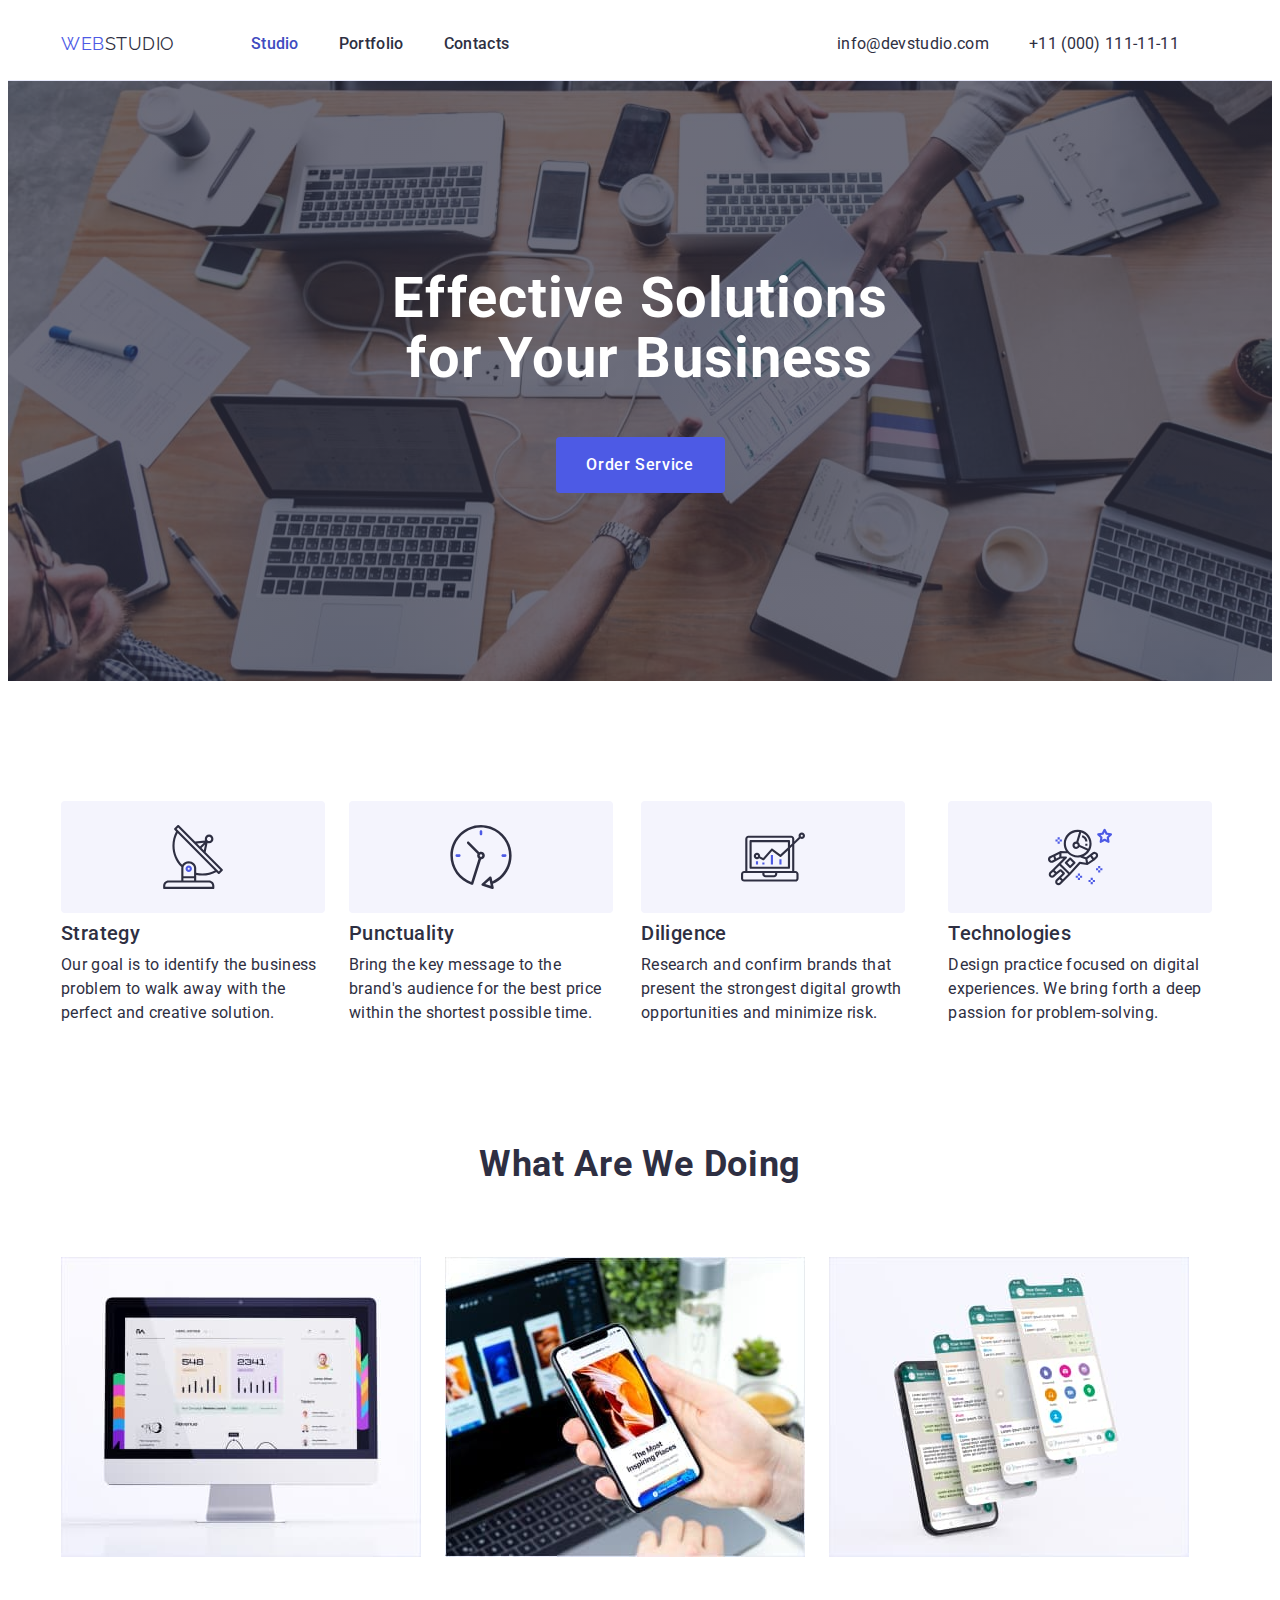
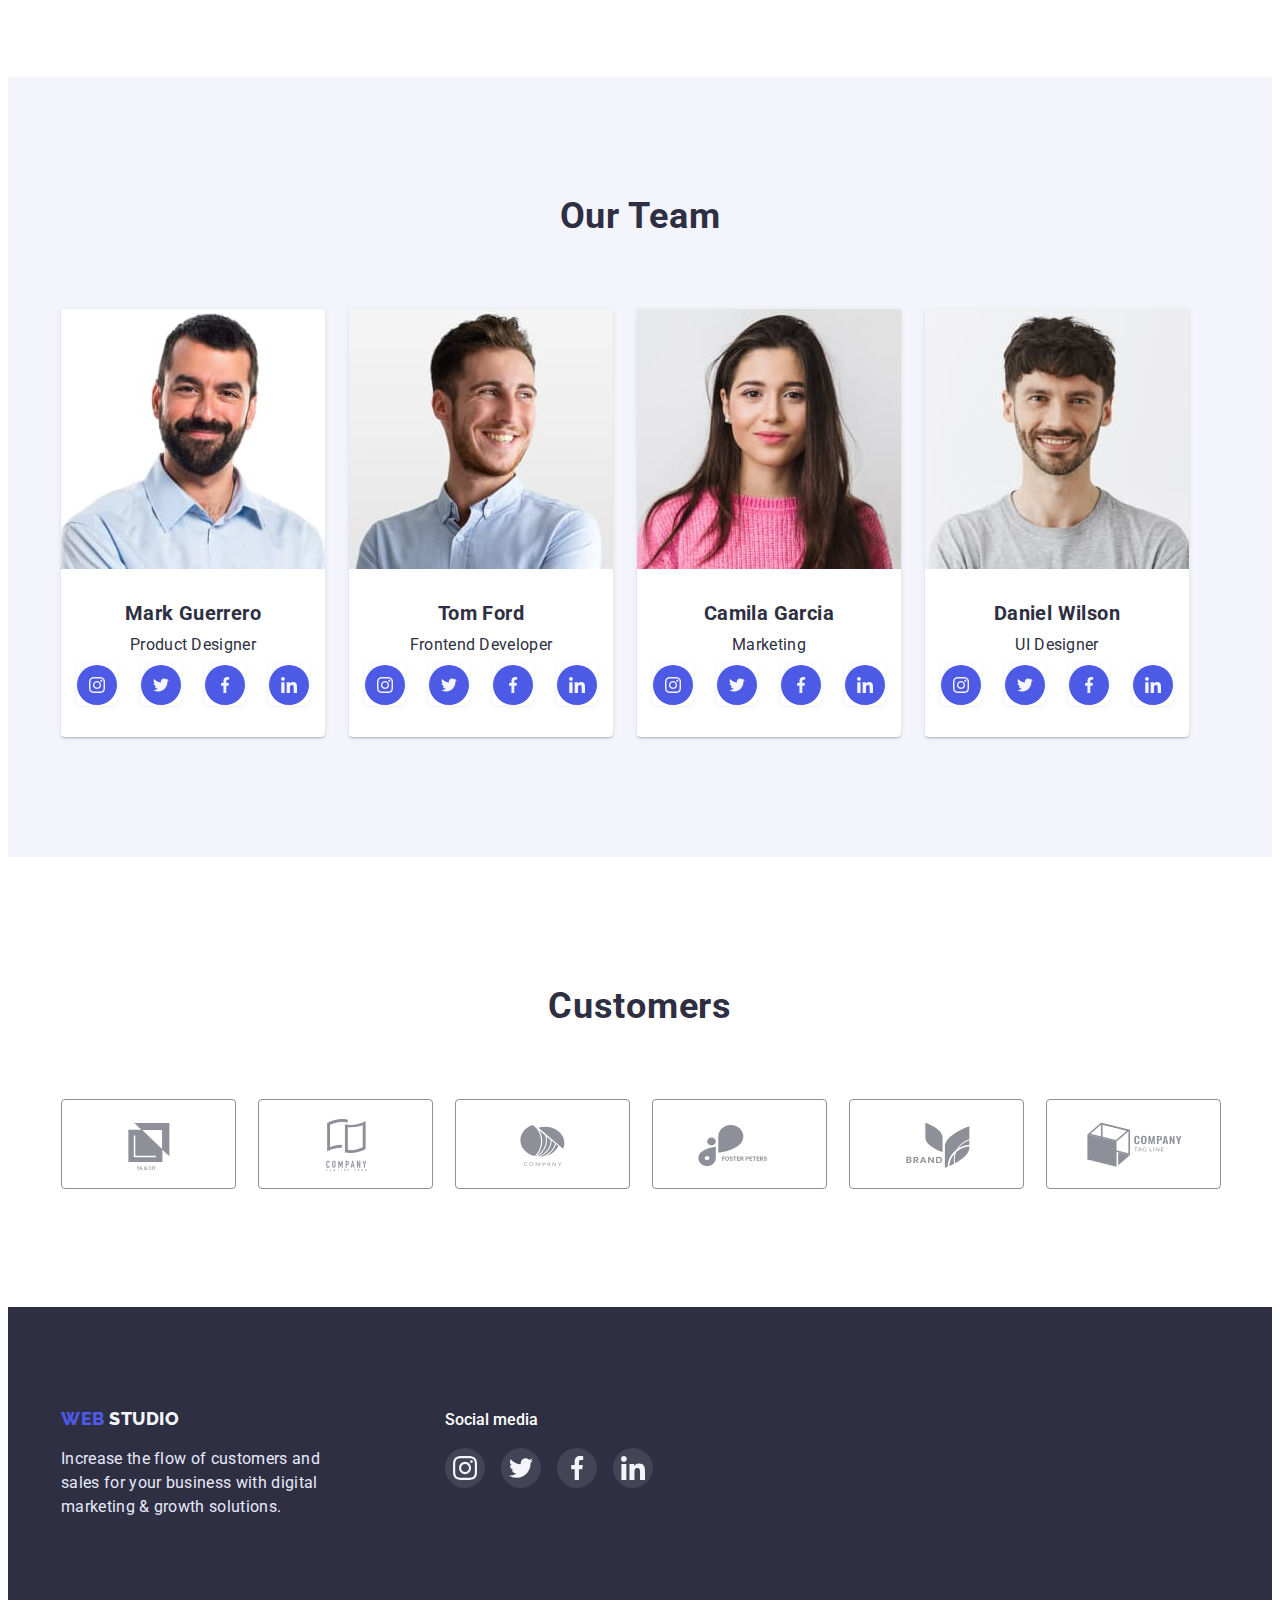
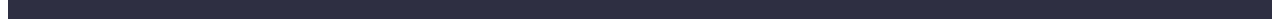
<file: index.html>
<!DOCTYPE html>
<html lang="en">
<head>
    <meta charset="UTF-8">
    <meta http-equiv="X-UA-Compatible" content="IE=edge">
    <meta name="viewport" content="width=device-width, initial-scale=1.0">
    <title>Webstudio</title>
    <link rel="preconnect" href="https://fonts.googleapis.com"><link rel="preconnect" href="https://fonts.gstatic.com" crossorigin><link href="https://fonts.googleapis.com/css2?family=Raleway:wght@800&family=Roboto:wght@400;500;700;900&display=swap" rel="stylesheet">
    <link rel="stylesheet" href="https://cdnjs.cloudflare.com/ajax/libs/modern-normalize/1.1.0/modern-normalize.min.css"
 integrity="sha512-wpPYUAdjBVSE4KJnH1VR1HeZfpl1ub8YT/NKx4PuQ5NmX2tKuGu6U/JRp5y+Y8XG2tV+wKQpNHVUX03MfMFn9Q==" 
 crossorigin="anonymous"
referrerpolicy="no-referrer" />
    <link rel="stylesheet" href="./css/styles.css">
</head>
<body>
   <header class="header">
    <div class="container header-container">
    <nav class="header-navigation">
    <a href="/" class="header-logo link">WEB<span class="header-span link">STUDIO</span></a>
    <ul class="header-list list">
        <li class="header-item"><a href="" class="header-link link current">Studio</a></li>
        <li class="header-item"><a href="./portfolio.html"class="header-link link">Portfolio</a></li>
        <li class="headr-item"><a href=""class="header-link link">Contacts</a></li>
    </ul>   
</nav>
<address class="address">
<ul class="auth-nav list">
    <li class="auth-nav-item"><a href="mailto:info@devstudio.com" class="header-mail link">info@devstudio.com</a></li>
    <li class="auth-nav-item"><a href="tel:+110001111111" class="header-tel link">+11 (000) 111-11-11</a></li>
</ul>
</address>
    </div>
   </header> 
   <main> 
 <section class="hero">
    <div class="container">
   <h1 class="hero-title"> Effective Solutions
    for Your Business</h1>
    <button type="button" class="hero-btn">Order Service</button>
    </div>    
</section>
    <section class="about">
        <div class="container">
        <h2 class="about-title visually-hidden">Our Features</h2>
    <ul class="about-list">
    <li class="about-item list">
        <div class="about-icon-box">
            <svg class="about-icon">
                <use href="./images/symbol-defs.svg#icon-antennaa-1"></use>
            </svg>
            </div>
    <h3 class="about-caption">Strategy</h3>
    <p class="about-subtitle">Our goal is to identify the business
        problem to walk away with the perfect and creative solution. </p>
    </li>
        <li class="about-item list">
            <div class="about-icon-box">
            <svg class="about-icon">
                <use href="./images/symbol-defs.svg#icon-clock-2"></use>
            </svg>
        </div>
        <h3 class="about-caption">Punctuality</h3>
        <p class="about-subtitle">Bring the key message to the brand's audience for the best price within the shortest possible time.</p>
    </li>
        <li class="about-item list">
            <div class="about-icon-box">
                <svg class="about-icon">
                    <use href="./images/symbol-defs.svg#icon-diagramm-3"></use>
                </svg>
                </div>
        <h3 class="about-caption">Diligence</h3>
        <p class="about-subtitle">Research and confirm brands that present the strongest digital growth opportunities and minimize risk.</p>
    </li>
        <li class="about-item list">
            <div class="about-icon-box">
                <svg class="about-icon">
                    <use href="./images/symbol-defs.svg#icon-astronaut-4"></use>
                </svg>
            </div>
        <h3 class="about-caption">Technologies</h3>
        <p class="about-subtitle">Design practice focused on digital experiences. We bring forth a deep passion for problem-solving.</p>
    </li>
    </ul>
</div>
    </section>
    <section class="general">
        <div class="container">
    <h2 class="general-title">What are we doing</h2>
    <ul class="general-list list">
        <li class="general-item"><img src="./images/computer.jpg" alt="computer" width="360" > </li>
        <li class="general-item"><img src="./images/telephone.jpg" alt="telephone" width="360" > </li>
        <li class="general-item"><img src="./images/telephonepicture.jpg" alt="telephonepicture" width="360" > </li>
    </ul>
        </div>
    </section>
<section class="team">
    <div class="container">
    <h2 class="team-title">Our Team</h2>
    <ul class="team-list list">
        <li class="team-item">
            <img src="./images/face1.jpg" alt="Mark Guerrero" width="264">
            <div class=team-text>
            <h3 class="team-caption">Mark Guerrero</h3>
            <p class="team-subtitle">Product Designer</p>
            <ul class="team-soc-list list link">
                <li class="team-soc-item">
                <a href="" class="team-soc-link ">
                    <svg class="team-soc-icon" width="16" height="16">
    <use href="./images/symbol-defs.svg#icon-instagram-1"></use>
                    </svg>
                </a>
            </li>
            <li class="team-soc-item">
                <a href="" class="team-soc-link">
                    <svg class="team-soc-icon" width="16" height="16">
                        <use href="./images/symbol-defs.svg#icon-twitter-1"></use>
                    </svg>
                </a>
            </li>
            <li class="team-soc-item">
                <a href="" class="team-soc-link">
                    <svg class="team-soc-icon" width="16" height="16">
                        <use href="./images/symbol-defs.svg#icon-facebook-1"></use>
                    </svg>
                </a>
            </li>
            <li class="team-soc-item">
                <a href="" class="team-soc-link">
                    <svg class="team-soc-icon" width="16" height="16">
                        <use href="./images/symbol-defs.svg#icon-linkedin-1"></use>
                    </svg>
                </a>
        </li>
        </ul>
        </div>
        </li>
        <li class="team-item">
            <img src="./images/face2.jpg" alt="Tom Ford" width="264">
            <div class=team-text>
            <h3 class="team-caption">Tom Ford</h3>
            <p class="team-subtitle">Frontend Developer</p>
            <ul class="team-soc-list list link">
                <li class="team-soc-item">
                <a href="" class="team-soc-link ">
                    <svg class="team-soc-icon" width="16" height="16">
    <use href="./images/symbol-defs.svg#icon-instagram-1"></use>
                    </svg>
                </a>
            </li>
            <li class="team-soc-item">
                <a href="" class="team-soc-link">
                    <svg class="team-soc-icon" width="16" height="16">
                        <use href="./images/symbol-defs.svg#icon-twitter-1"></use>
                    </svg>
                </a>
            </li>
            <li class="team-soc-item">
                <a href="" class="team-soc-link">
                    <svg class="team-soc-icon" width="16" height="16">
                        <use href="./images/symbol-defs.svg#icon-facebook-1"></use>
                    </svg>
                </a>
            </li>
            <li class="team-soc-item">
                <a href="" class="team-soc-link">
                    <svg class="team-soc-icon" width="16" height="16">
                        <use href="./images/symbol-defs.svg#icon-linkedin-1"></use>
                    </svg>
                </a>
        </li>
        </ul>
        </div>
        </li>
        <li class="team-item">
            <img src="./images/face3.jpg" alt="Camila Garcia" width="264" >
            <div class=team-text>
            <h3 class="team-caption">Camila Garcia</h3>
            <p class="team-subtitle">Marketing</p>
            <ul class="team-soc-list list link">
                <li class="team-soc-item">
                <a href="" class="team-soc-link ">
                    <svg class="team-soc-icon" width="16" height="16">
    <use href="./images/symbol-defs.svg#icon-instagram-1"></use>
                    </svg>
                </a>
            </li>
            <li class="team-soc-item">
                <a href="" class="team-soc-link">
                    <svg class="team-soc-icon" width="16" height="16">
                        <use href="./images/symbol-defs.svg#icon-twitter-1"></use>
                    </svg>
                </a>
            </li>
            <li class="team-soc-item">
                <a href="" class="team-soc-link">
                    <svg class="team-soc-icon" width="16" height="16">
                        <use href="./images/symbol-defs.svg#icon-facebook-1"></use>
                    </svg>
                </a>
            </li>
            <li class="team-soc-item">
                <a href="" class="team-soc-link">
                    <svg class="team-soc-icon" width="16" height="16">
                        <use href="./images/symbol-defs.svg#icon-linkedin-1"></use>
                    </svg>
                </a>
        </li>
        </ul>
        </div>
        </li>
        <li class="team-item">
            <img src="./images/face4.jpg" alt="Daniel Wilson" width="264" >
            <div class=team-text>
            <h3 class="team-caption">Daniel Wilson</h3>
            <p class="team-subtitle">UI Designer</p>
            <ul class="team-soc-list list link">
                <li class="team-soc-item">
                <a href="" class="team-soc-link ">
                    <svg class="team-soc-icon" width="16" height="16">
    <use href="./images/symbol-defs.svg#icon-instagram-1"></use>
                    </svg>
                </a>
            </li>
            <li class="team-soc-item">
                <a href="" class="team-soc-link">
                    <svg class="team-soc-icon" width="16" height="16">
                        <use href="./images/symbol-defs.svg#icon-twitter-1"></use>
                    </svg>
                </a>
            </li>
            <li class="team-soc-item">
                <a href="" class="team-soc-link">
                    <svg class="team-soc-icon" width="16" height="16">
                        <use href="./images/symbol-defs.svg#icon-facebook-1"></use>
                    </svg>
                </a>
            </li>
            <li class="team-soc-item">
                <a href="" class="team-soc-link">
                    <svg class="team-soc-icon" width="16" height="16">
                        <use href="./images/symbol-defs.svg#icon-linkedin-1"></use>
                    </svg>
                </a>
        </li>
        </ul>
        </div>
        </li>
    </ul>
</div>
</section>
<section class="customers">
    <div class="container">
        <h2 class="customers-title">Customers</h2>
        <ul class="customers-list list">
            <li class="customers-item">
                <a href="" class="customers-link link">
                    <svg class="customers-icon" width="104" height="56">
                        <use href="./images/symbol-defs.svg#icon-cust-1"></use>
                    </svg>
                </a></li>
            <li class="customers-item">
                <a href="" class="customers-link link">
                    <svg class="customers-icon" width="104" height="56">
                        <use href="./images/symbol-defs.svg#icon-cust-2"> </use>
                    </svg>
                </a>
            </li>
            <li class="customers-item">
                <a href="" class="customers-link link">
                    <svg class="customers-icon" width="104" height="56">
                        <use href="./images/symbol-defs.svg#icon-cust-3"></use>
                    </svg>
                </a></li>
            <li class="customers-item">
                <a href="" class="customers-link link">
                    <svg class="customers-icon" width="104" height="56">
                        <use href="./images/symbol-defs.svg#icon-cust-4"></use>
                    </svg>
                </a></li>
            <li class="customers-item">
                <a href="" class="customers-link link">
                    <svg class="customers-icon" width="104" height="56">
                        <use href="./images/symbol-defs.svg#icon-cust-5"></use>
                    </svg>
                </a></li>
            <li class="customers-item">
                <a href="" class="customers-link link">
                    <svg class="customers-icon" width="104" height="56">
                        <use href="./images/symbol-defs.svg#icon-cust-6"></use>
                    </svg>
                </a></li>   
        </ul> 
    </div>
</section>
    </main>
    <footer class="footer">
        <div class="container">
            <div class="footer-content">
                <div class="fotter-content-first">
        <a href="./index.html" class="footer-link link" target="_blank">WEB <span class="footer-span">STUDIO</span></a>
        <p class="footer-text">Increase the flow of customers and sales for your business with digital marketing & growth solutions.</p>
    </div>
            <div class="footer-content-secondary">
            <h2 class="footer-text-secondary">Social media</h2>
            <ul class="footer-soc-list list">
                <li class="footer-soc-item">
                    <a href="" class="footer-soc-link link">
                        <svg class="footer-icon">
                            <use href="./images/symbol-defs.svg#icon-instagram-1"></use>
                        </svg>
                    </a></li>
                <li class="footer-soc-item">
                    <a href="" class="footer-soc-link link">
                        <svg class="footer-icon" >
                            <use href="./images/symbol-defs.svg#icon-twitter-1"></use>
                        </svg>
                    </a></li>
                <li class="footer-soc-item">
                    <a href="" class="footer-soc-link link">
                        <svg class="footer-icon" >
                            <use href="./images/symbol-defs.svg#icon-facebook-1"></use>
                        </svg>
                    </a></li>
                <li class="footer-soc-item">
                    <a href="" class="footer-soc-link link">
                        <svg class="footer-icon">
                            <use href="./images/symbol-defs.svg#icon-linkedin-1"></use>
                        </svg>
                    </a></li>
            </ul>
        </div>
    </div>
</div>

    </footer>
</body>
</html>
</file>
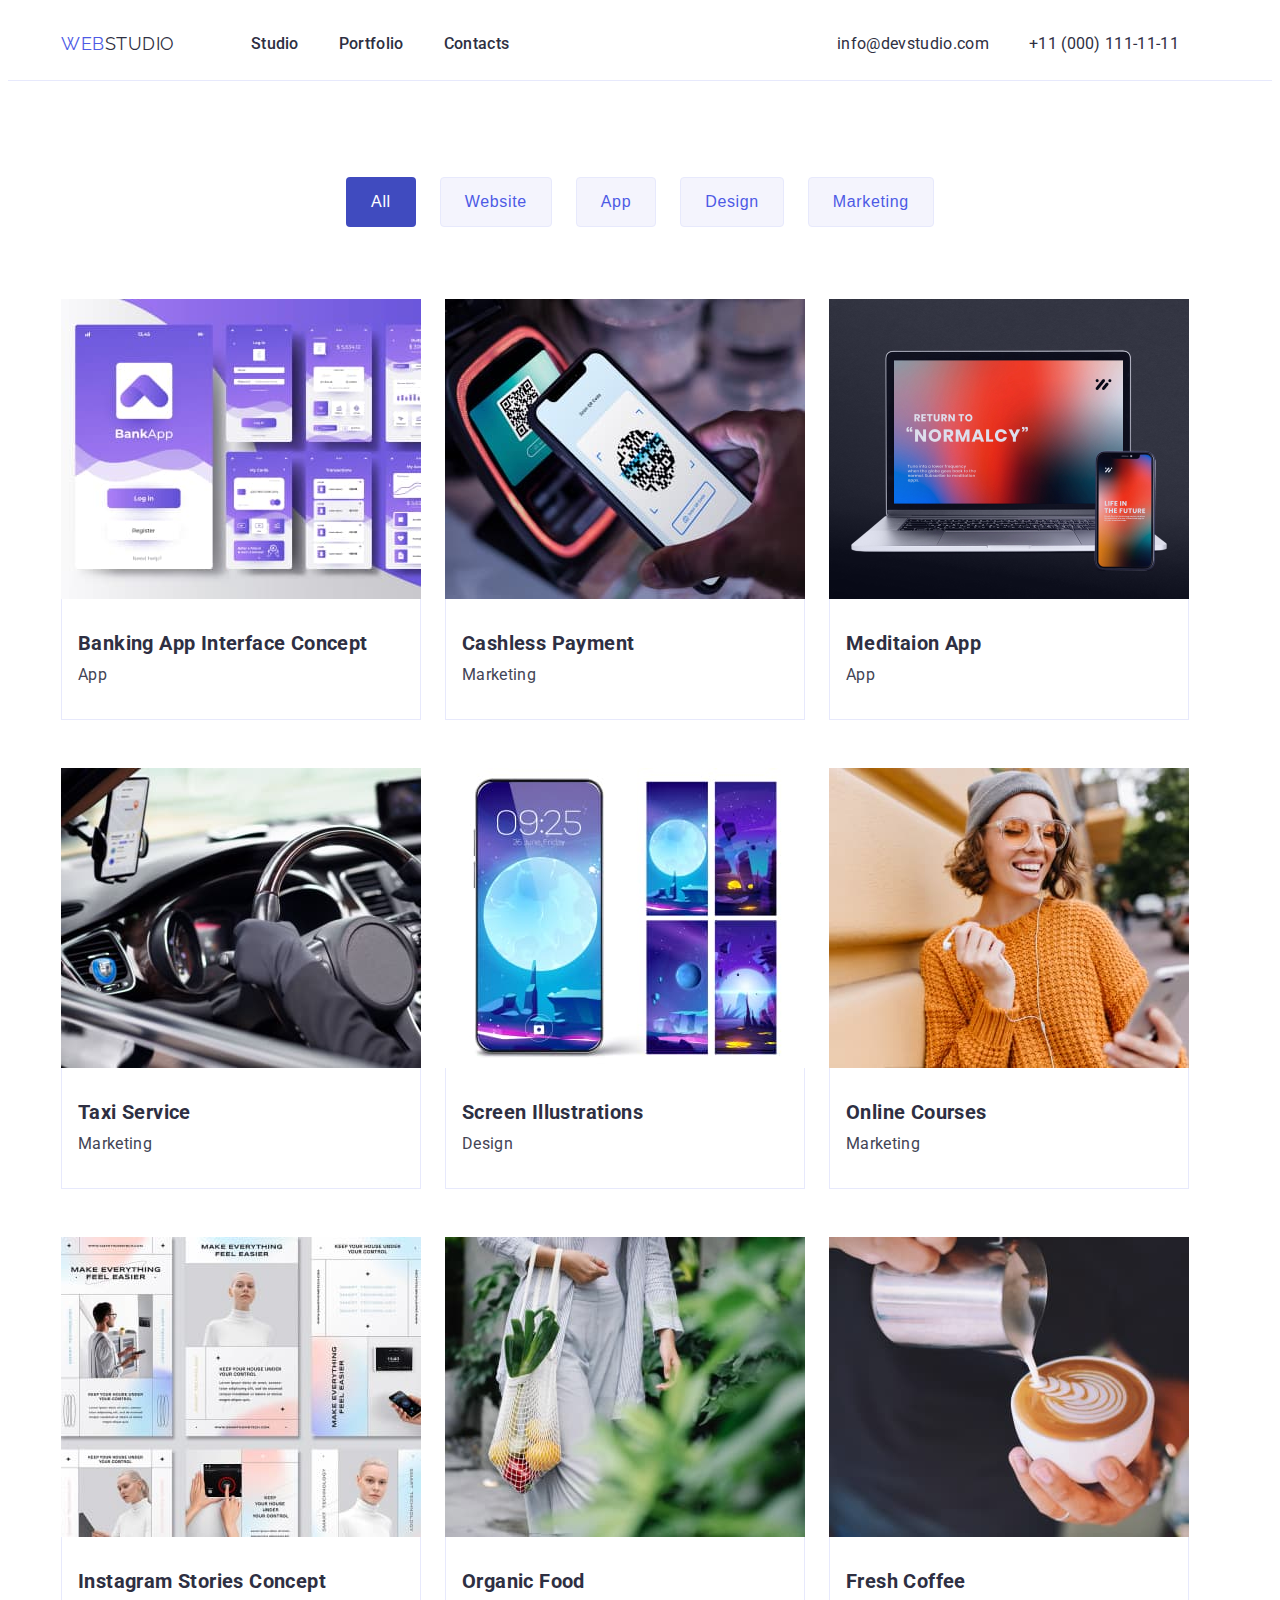
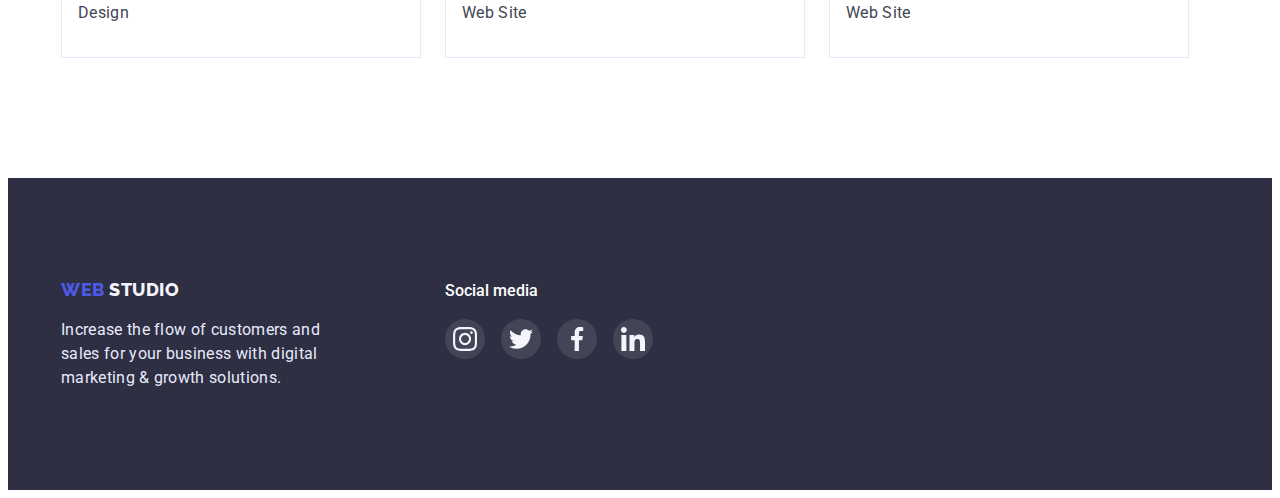
<file: portfolio.html>
<!DOCTYPE html>
<html lang="en">
<head>
    <meta charset="UTF-8">
    <meta http-equiv="X-UA-Compatible" content="IE=edge">
    <meta name="viewport" content="width=device-width, initial-scale=1.0">
    <title>Portfolio</title>
    <link rel="preconnect" href="https://fonts.googleapis.com"><link rel="preconnect" href="https://fonts.gstatic.com" crossorigin><link href="https://fonts.googleapis.com/css2?family=Raleway:wght@800&family=Roboto:wght@400;500;700;900&display=swap" rel="stylesheet">
    <link rel="stylesheet" href="https://cdnjs.cloudflare.com/ajax/libs/modern-normalize/1.1.0/modern-normalize.min.css"
 integrity="sha512-wpPYUAdjBVSE4KJnH1VR1HeZfpl1ub8YT/NKx4PuQ5NmX2tKuGu6U/JRp5y+Y8XG2tV+wKQpNHVUX03MfMFn9Q==" 
 crossorigin="anonymous"
referrerpolicy="no-referrer" />
    <link rel="stylesheet" href="./css/styles.css">
</head>
<body>
    <header class="header">
        <div class="heade-list">
    <div class="container header-container">
    <nav class="header-navigation">
    <a href="/" class="header-logo link">WEB<span class="header-span link">STUDIO</span></a>
    <ul class="header-list list">
        <li><a href="./index.html" class="header-link  link" >Studio</a></li>
        <li class="header-item"><a href=" "class="header-link link">Portfolio</a></li>
        <li class="headr-item"><a href=""class="header-link link">Contacts</a></li>
    </ul>   
</nav>
<address class="address">
<ul class="auth-nav list">
    <li class="auth-nav-item"><a href="mailto:info@devstudio.com" class="header-mail link">info@devstudio.com</a></li>
    <li class="auth-nav-item"><a href="tel:+110001111111" class="header-tel link">+11 (000) 111-11-11</a></li>
</ul>
</address>
</div>
    </div>
   </header>     
       <main>
        <section class="portfolio">
            <div class="container">
            <ul class="list btn-list ">
           <li><button type="button" class="btn-portfolio">All</button></li>
            <li><button type="button" class="other-btn">Website</button></li>
     <li><button type="button" class="other-btn">App</button></li>
    <li> <button type="button" class="other-btn">Design</button></li>
    <li><button type="button" class="other-btn">Marketing</button></li>
        </ul>
        <ul class="list list-galerry">
            <li class="galerry-item"><img src="./images/add.jpg" alt="app" width="360">
                <div class="flex-element-text">
                <h3 class="second-caption">Banking App Interface Concept</h3>
                <p class="second-subtitle">App</p>
                </div>
                </li>
                <li class="galerry-item">
                    <img src="./images/payment.jpg" alt="payment" width="360">
                    <div class="flex-element-text">
                    <h3 class="second-caption">Cashless Payment</h3>
                    <p class="second-subtitle">Marketing</p>
                    </div>
                </li>
               <li class="galerry-item">
                <img src="./images/compphone.jpg" alt="meditaion app" width="360">
                <div class="flex-element-text">
                <h3 class="second-caption">Meditaion App</h3>
                <p class="second-subtitle">App</p>
                </div>
               </li>
               <li class="galerry-item">
                <img src="./images/taxi.jpg" alt="service" width="360">
                <div class="flex-element-text">
                <h3 class="second-caption">Taxi Service</h3>
                <p class="second-subtitle">Marketing</p>
                </div>
               </li>
               <li class="galerry-item">
                <img src="./images/screen.jpg" alt="screen" width="360">
                <div class="flex-element-text">
                <h3 class="second-caption">Screen Illustrations</h3>
                <p class="second-subtitle">Design</p>
                </div>
               </li>
               <li class="galerry-item">
                <img src="./images/lady.jpg" alt="online" width="360">
                <div class="flex-element-text">
                <h3 class="second-caption">Online Courses</h3>
                <p class="second-subtitle">Marketing</p>
                </div>
               </li>
               <li class="galerry-item">
                <img src="./images/instastory.jpg" alt="instagram" width="360">
                <div class="flex-element-text">
                <h3 class="second-caption">Instagram Stories Concept</h3>
                <p class="second-subtitle">Design</p>
                </div>
               </li>
               <li class="galerry-item">
                <img src="./images/organik.jpg" alt="organik" width="360">
                <div class="flex-element-text">
                <h3 class="second-caption">Organic Food</h3>
                <p class="second-subtitle">Web Site</p>
                </div>
               </li>
               <li class="galerry-item">
                <img src="./images/coffe.jpg" alt="coffee" width="360">
                <div class="flex-element-text">
                <h3 class="second-caption">Fresh Coffee</h3>
                <p class="second-subtitle">Web Site</p>
                </div>
               </li>
               </ul>
            </div>
               </section>
            </main>
           <footer class="footer">
        <div class="container">
            <div class="footer-content">
                <div class="fotter-content-first">
        <a href="./index.html" class="footer-link link" target="_blank">WEB <span class="footer-span">STUDIO</span></a>
        <p class="footer-text">Increase the flow of customers and sales for your business with digital marketing & growth solutions.</p>
    </div>
            <div class="footer-content-secondary">
            <h2 class="footer-text-secondary">Social media</h2>
            <ul class="footer-soc-list list">
                <li class="footer-soc-item">
                    <a href="" class="footer-soc-link link">
                        <svg class="footer-icon">
                            <use href="./images/symbol-defs.svg#icon-instagram-1"></use>
                        </svg>
                    </a></li>
                <li class="footer-soc-item">
                    <a href="" class="footer-soc-link link">
                        <svg class="footer-icon" >
                            <use href="./images/symbol-defs.svg#icon-twitter-1"></use>
                        </svg>
                    </a></li>
                <li class="footer-soc-item">
                    <a href="" class="footer-soc-link link">
                        <svg class="footer-icon" >
                            <use href="./images/symbol-defs.svg#icon-facebook-1"></use>
                        </svg>
                    </a></li>
                <li class="footer-soc-item">
                    <a href="" class="footer-soc-link link">
                        <svg class="footer-icon">
                            <use href="./images/symbol-defs.svg#icon-linkedin-1"></use>
                        </svg>
                    </a></li>
            </ul>
        </div>
    </div>
</div>

    </footer>
</body>
</html>
</file>
<file: css/styles.css>
:root {
    --most-text-color: #2e2f42;
    --secondary-text-color: #434455;
    --primary-accent-color: #4d5ae5;
    --secondary-accent-color: #404bbf;
    --light-background-color: #f4f4fd;
    --dark-background-color: #2e2f42;
    --text-color: #ffffff;
    --other-color: #e7e9fc;
    --letter-spacing: 0.02em;
    --line-height: 1.5;
    --secondary-bg: rgba(244, 244, 253, 1);
    /* hero */
    --hero-gra:linear-gradient(rgba(46, 47, 66, 0.7),
    rgba(46, 47, 66, 0.7)
   )
  }
  body {
    font-family: "roboto", sans-serif;
    color: var(--most-text-color);
  }
  h1, 
  h2,
  h3,
  h4,
  h5,
  h6,
  p {
    margin: 0;
  }
  
  ul {
    margin: 0;
    padding-left: 0;
  }
  
  button{
    cursor: pointer;
  }
  
  img {
    display: block;
  }
  
  .list {
    list-style: none;
  }
  .link {
    text-decoration: none;
  }
  
  .container{
    width: 1158px;
    padding-right: 15px;
    padding-left: 15px;
    margin-left:auto;
    margin-right:auto;
   
  }
  
  .header {
    padding-top: 24px;
    padding-bottom: 24px;
    border-color: #e7e9fc;
    border-style: solid;
    border-width: 0 0 1px 0;
  }
  .header-navigation {
  }
  .header-logo {
    font-family: "Raleway", sans-serif;
    font-size: 18px;
    line-height: 1.33;
    letter-spacing: 0.03em;
    color: var(--primary-accent-color);
    margin-right: 76px;
  }
  .header-span {
    color: var(--most-text-color);
  }
  /*/////////////////////////////////////////// */
  .header-link.current {
    color: var(--secondary-accent-color);
  }
  /* ///////////////////////////////////////////// */
  .header-list{
    display: flex;
    gap: 40px;
  }
  .header-navigation{
    display: flex;
    align-items: center;
    margin-right: auto;
  }
  .header-container{
    display: flex;
    align-items: center;
  }
  .header-link {
    font-weight: 500;
    font-size: 16px;
    line-height: var(--line-height);
    letter-spacing: var(--letter-spacing);
    color: var(--most-text-color);
  }
  .header-link:hover,
  .header-link:focus {
    color: var(--secondary-accent-color);
  }
  .address {
    font-style:normal;
  }
  .auth-nav {
    display: flex;
  }
  .auth-nav-item {
    margin-right: 40px;
  }
  
  .header-mail {
    font-weight: 400;
    font-size: 16px;
    line-height: var(--line-height);
    letter-spacing: var(--letter-spacing);
    color: var(--most-text-color);
    
  }
  .header-tel {
    font-weight: 400;
    font-size: 16px;
    line-height: var(--line-height);
    letter-spacing: var(--letter-spacing);
    color: var(----secondary-text-color);
  }
  .header-mail:hover,
  .header-mail:focus,
  .header-tel:hover,
  .header-tel:focus {
    color: var(--secondary-accent-color);
  }
  
  /* ---------------------HERO--------------- */
  .hero {
    background: var(--dark-background-color);
    background-image:var(--hero-gra),
     url(../images/people-office\ .jpg);
    padding-top: 188px;
    padding-bottom: 188px;
    text-align: center;
    max-width: 1440px;
    margin: 0 auto;

  }
  .hero-title {
    font-size: 56px;
    line-height: 1.07;
    text-align: center;
    letter-spacing: var(--letter-spacing);
    color: var(--text-color);
    margin-bottom: 48px;
      max-width: 500px;
      margin-left: auto;
      margin-right: auto; 
    }
  .hero-btn {
    font-family: inherit;
    font-weight: 500;
    font-size: 16px;
    line-height: var(--line-height);
    letter-spacing: 0.04em;
    cursor: pointer;
    color: var(--text-color);
    background: var(--primary-accent-color);
    border-radius: 4px;
    border: none;
    padding-top: 16px;
    padding-bottom: 16px;
    min-width: 169px;
    min-height: 56px;
  }
  .hero-btn:hover,
  .hero-btn:focus {
    background: var(--secondary-accent-color);
     box-shadow: 0px 4px 4px rgba(0, 0, 0, 0.15);
  }
  /* ------------------ABOUT------------------- */
  .about {
    padding-top: 120px;
    padding-bottom: 120px;
  }

  .about-title {
    text-transform: capitalize;
  }
  .visually-hidden {
    position: absolute;
    white-space: nowrap;
    width: 1px;
    height: 1px;
    overflow: hidden;
    border: 0;
    padding: 0;
    clip: rect(0 0 0 0);
    clip-path: inset(50%);
    margin: -1px;
  }
  .about-list {
    display: flex;
    flex-wrap: nowrap;
    gap: 24px;
    margin: 0;
   padding: 0;
  }
  .about-list > .item{
   width: 265px;
    margin-right: 24px;
  }
  .about-list > .item:last-child{
   margin-right: 0;
  }
  .about-item {
  
  }
  .about-caption {
    font-weight: 500;
    font-size: 20px;
    line-height: 1.22;
    text-transform: capitalize;
    letter-spacing: var(--letter-spacing);
    margin-bottom: 8px;
    margin-top: 8px;
  }
  .about-subtitle {
    font-weight: 400;
    font-size: 16px;
    line-height: var(--line-height);
    letter-spacing: var(--letter-spacing);
    color: var(----secondary-text-color);
  }

  .about-icon-box{
    height: 112px;
    box-sizing: border-box;
  width: 264px;
  background-color:var(--secondary-bg);
  border-radius: 4px;
  display: flex;
  justify-content: center;
  align-items: center;
  
  }
  .about-icon{
  height: 64px;
  width: 64px;
  
  }
  /* ---------------GENERAL------------- */
  .general {
    padding-bottom: 120px;
  }
  .general-title {
    font-size: 36px;
    line-height: 1.11;
    text-transform: capitalize;
    letter-spacing: var(--letter-spacing);
    margin-bottom: 72px;
    text-align: center;
  }
  .general-list{
    display: flex;
    gap: 24px;
  }
  
  .general-item{
    width: calc((100%-48px)/3);
  }
  /* ------------------ TEAM-------------------- */
  .team{
    background: var(--light-background-color);
    padding-top: 120px;
    padding-bottom: 120px;
  }
  .team-title {
    font-size: 36px;
    line-height: 1.11;
    text-transform: capitalize;
    letter-spacing: var(--letter-spacing);
    margin-bottom: 72px;
    text-align: center;
  }
  .team-list {
    display: flex;
    gap: 24px;
  }
  .list {
  }
  .team-item {
    width: calc((100%-72px) / 4);
    background-color: #fff;
  }
  .team-caption {
    font-size: 20px;
    line-height: 1.2;
    text-transform: capitalize;
    letter-spacing: var(--letter-spacing);
    margin-bottom: 8px;
    text-align: center;
  }
  .team-text{
  padding-bottom: 32px;
  padding-top: 32px;
  }
  .team-subtitle {
    font-weight: 400;
    font-size: 16px;
    line-height: var(--line-height);
    letter-spacing: var(--letter-spacing);
    color: var(----secondary-text-color);
    text-align: center;
    margin-bottom: 8px;
  }

  .team-soc-list {
    display: flex;
    justify-content: center;
    gap: 24px;
}
.team-soc-item {
  width: 40px;
  height: 40px;
  box-shadow: 0px 1px 6px rgba(46, 47, 66, 0.08);
  
}
.team-list>.team-item{
  background-color: var(--text-color);
  border-radius: 0px 0px 4px 4px;
  box-shadow: 0px 1px 6px rgba(46, 47, 66, 0.08), 0px 1px 1px rgba(46, 47, 66, 0.16), 0px 2px 1px rgba(46, 47, 66, 0.08); 
}
  

.team-soc-link  {
  width: 100%;
  height: 100%;
  background-color:var(--primary-accent-color);
  display: flex;
  align-items: center;
  justify-content: center;
  border-radius: 50%;
}

.team-soc-link:is(:hover, :focus){
  background-color:var(--secondary-accent-color);
}
.team-soc-icon {
}

/* ----------------CUSTOMERS------------------------ */

.customers {
  padding-top: 130px;
  padding-bottom: 120px;
}

.customers-list {
  display: flex;
  gap: 24px;
}

.customers-title {
font-weight: 700;
font-size: 36px;
line-height: 1.11;
text-align: center;
letter-spacing: 0.02em;
text-transform: capitalize;
color:var(--most-text-color);
margin-bottom: 72px;
}

.customers-item {
  width: calc(( 100% - 120px ) / 6);
  height: 88px;
}
.customers-link {
  width: 100%;
  height: 100%;
  border: 1px solid #8E8F99;
  border-radius: 4px;
  display: flex;
  align-items: center;
  justify-content: center;
  fill: #8e8f99;

}
.customers-link:is(:hover,:focus) {
  border-color: var(--secondary-accent-color);}

.customers-link:is(:hover,:focus) .customers-icon {
  fill: var(--secondary-accent-color);
}
.customers-icon{
  fill: #8e8f99;
}
 
.link {
}
  /* ------------------FOOter------------------- */
  
  .footer-link {
    font-family: "Raleway", sans-serif;
    font-weight: 800;
    font-size: 18px;
    line-height: 1.33;
    letter-spacing: 0.03em;
    color:var(--primary-accent-color);
    margin-top: 16px;
    width: 264px;
  }
  .footer-span {
    font-family: "Raleway";
    font-size: 18px;
    line-height: 1.33;
    letter-spacing: 0.03em;
    color: var(--light-background-color);
  
  }
  .footer-text {
    font-weight: 400;
    font-size: 16px;
    line-height: 1.50;
    letter-spacing: var(--letter-spacing);
    color:var(--other-color);
    margin-top: 16px;
    width: 264px;
  }
  .footer {
    background: var(--dark-background-color);
    padding-top: 100px;
    padding-bottom: 100px;
    
  
  }

  .footer-content {
    display: flex;
    align-items: baseline;
  }
  .fotter-content-first {
  }
  .footer-link {
  }
  .link {
  }
  .footer-span {
  }
  .footer-text {
  }
  .footer-content-secondary {
    margin-left: 120px;
    align-items: baseline
  }
  
  .footer-text-secondary {
    font-family: 'Roboto';
    font-style: normal;
    font-weight: 500;
    font-size: 16px;
    line-height: 1.5;
    color:var(--text-color);
    margin-bottom: 16px;
    

  }
  .footer-soc-list {
    display: flex;
  }
  .list {
  }
  .footer-soc-item {
    margin-right: 16px;
  }
  .footer-soc-item:last-child{
    margin-right: 0;
  }
  
  .footer-soc-link {
    display: block;
  background-color: rgba(255, 255, 255, 0.1);;
  border-radius: 50%;
  width: 40px;
  height: 40px;
  
  }
  .footer-soc-link:is(:hover,:focus){
    background-color: #31D0AA;
  }

   
  .footer-icon {
    width: 24px;
  height: 24px;
  margin-top: 8px;
  margin-left: 8px;
  }
  
  /* ------------------PORTFOLIO------------------- */
  
  .portfolio{
    padding-top: 96px;
    padding-bottom: 120px;
  }
  .list-galerry{
    display: flex;  
    flex-wrap: wrap;
    column-gap: 24px;
    row-gap: 48px;
  }
  .galerry-item{
    width: calc((100% - 48px) / 3)
    box-shadow: 0px 1px 6px rgba(46, 47, 66, 0.08);
  }
  
    
  .btn-list{
    display: flex;
    align-items: center;
    justify-content: center;
    margin-bottom: 72px;
    gap: 24px;
  }
    .btn-portfolio {
    font-style: inherit;
    font-weight: 500;
    font-size: 16px;
    line-height: var(--line-height);
    letter-spacing: 0.04em;
    cursor: pointer;
    color: var(--text-color);
    background: var(--secondary-accent-color);
    border-style: solid;
    border-width: 1px;
    border-color: transparent;
    border-radius: 4px;
    padding-top: 12px;
    padding-bottom: 12px;
    padding-left: 24px;
    padding-right: 24px;
    
  }
  .other-btn {
    font-style: inherit;
    font-weight: 500;
    font-size: 16px;
    line-height: var(--line-height);
    letter-spacing: 0.04em;
    cursor: pointer;
    color: var(--primary-accent-color);
    background: var(--light-background-color);
    border-radius: 4px;
    border-color: #e7e9fc;
    border-style: solid;
    border-width: 1px;
    padding-top: 12px;
    padding-bottom: 12px;
    padding-left: 24px;
    padding-right: 24px;
  }
  .flex-element-text {
    border-color: #e7e9fc;
    border-style: solid;
    border-width: 1px;
    border-top-width: 0;
    padding-bottom: 32px;
    padding-left: 16px;
    padding-top: 32px;
  }

  .list-galerry>.galerry-item:hover,.list-galerry>.galerry-item:focus{
    box-shadow: 0px 1px 6px rgba(46, 47, 66, 0.08), 0px 1px 1px rgba(46, 47, 66, 0.16), 0px 2px 1px rgba(46, 47, 66, 0.08);
  }
  .second-caption {
    font-size: 20px;
    line-height: 1.2;
    text-transform: capitalize;
    letter-spacing: var(--letter-spacing);
    color: var(--most-text-color);
  }
  .second-subtitle {
    font-weight: 400;
    font-size: 16px;
    line-height: var(--line-height);
    letter-spacing: var(--letter-spacing);
    color: var(--secondary-text-color);
    margin-top: 8px; 
    
  }
  
  .btn-portfolio:hover,
 .btn-portfolio:focus{
    color:var(--text-color) ;
    background-color: rgba(64, 75, 191, 1);
    border: 1px solid rgba(64, 75, 191, 1);;
    box-shadow: 0px 3px 1px rgba(0, 0, 0, 0.1), 0px 2px 1px rgba(0, 0, 0, 0.08), 0px 2px 2px rgba(0, 0, 0, 0.12);}
    .other-btn:hover,
    .other-btn:focus{
      color:var(--text-color) ;
      background-color: rgba(64, 75, 191, 1);
      border: 1px solid rgba(64, 75, 191, 1);;
    box-shadow: 0px 3px 1px rgba(0, 0, 0, 0.1), 0px 2px 1px rgba(0, 0, 0, 0.08), 0px 2px 2px rgba(0, 0, 0, 0.12);}
</file>
